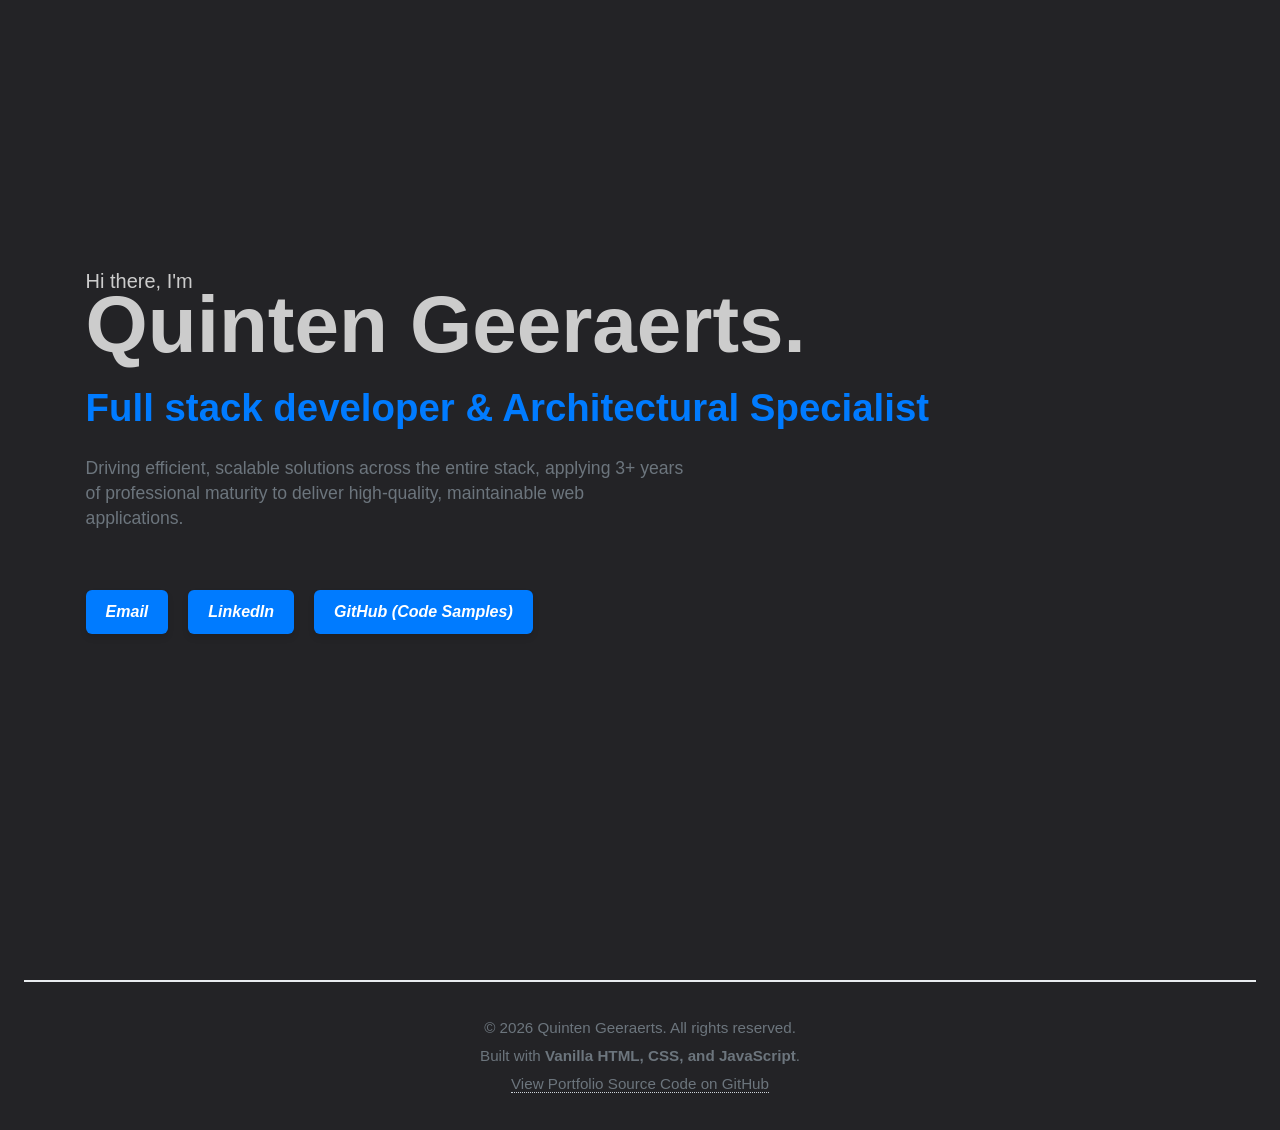
<file: index.html>
<!DOCTYPE html>
<html lang="en">

<head>
  <meta charset="UTF-8">
  <meta name="viewport" content="width=device-width, initial-scale=1.0">
  <title>Sample HTML Page</title>
  <link rel="stylesheet" href="./style/reset.css">
  <link rel="stylesheet" href="./style/style.css">
</head>

<body class="homepage-container">
  <header class="header">
    <section class="header__content">
      <p class="header__greeting"> Hi there, I'm</p>
      <h1 class="header__title">Quinten Geeraerts.</h1>

      <p class="header__tagline">Full stack developer & Architectural Specialist</p>

      <p class="header__summary">Driving efficient, scalable solutions across the entire stack, applying 3+ years of
        professional maturity to deliver high-quality, maintainable web applications.</p>

      <address class="header__contact">
        <a href="mailto:your.email@example.com" class="header__link header__link--email">Email</a>
        <a href="https://linkedin.com/in/yourprofile" target="_blank"
          class="header__link header__link--linkedin">LinkedIn</a>
        <a href="https://github.com/YourUsername/UE5-CPP-Systems" target="_blank"
          class="header__link header__link--github">GitHub (Code Samples)</a>
      </address>
    </section>
  </header>
  <main>
  </main>
  <footer class="footer">
    <section class="container">
      <p class="footer__copy">&copy; 2026 Quinten Geeraerts. All rights reserved.</p>

      <p class="footer__build-info">Built with <strong>Vanilla HTML, CSS, and JavaScript</strong>.</p>

      <p class="footer__source">
        <a href="https://github.com/Ares328/UE5-CPP-Systems-Portfolio" target="_blank" class="footer__link">View
          Portfolio Source Code on GitHub</a>
      </p>
    </section>
  </footer>
</body>

<script src="index.js"></script>

</html>
</file>
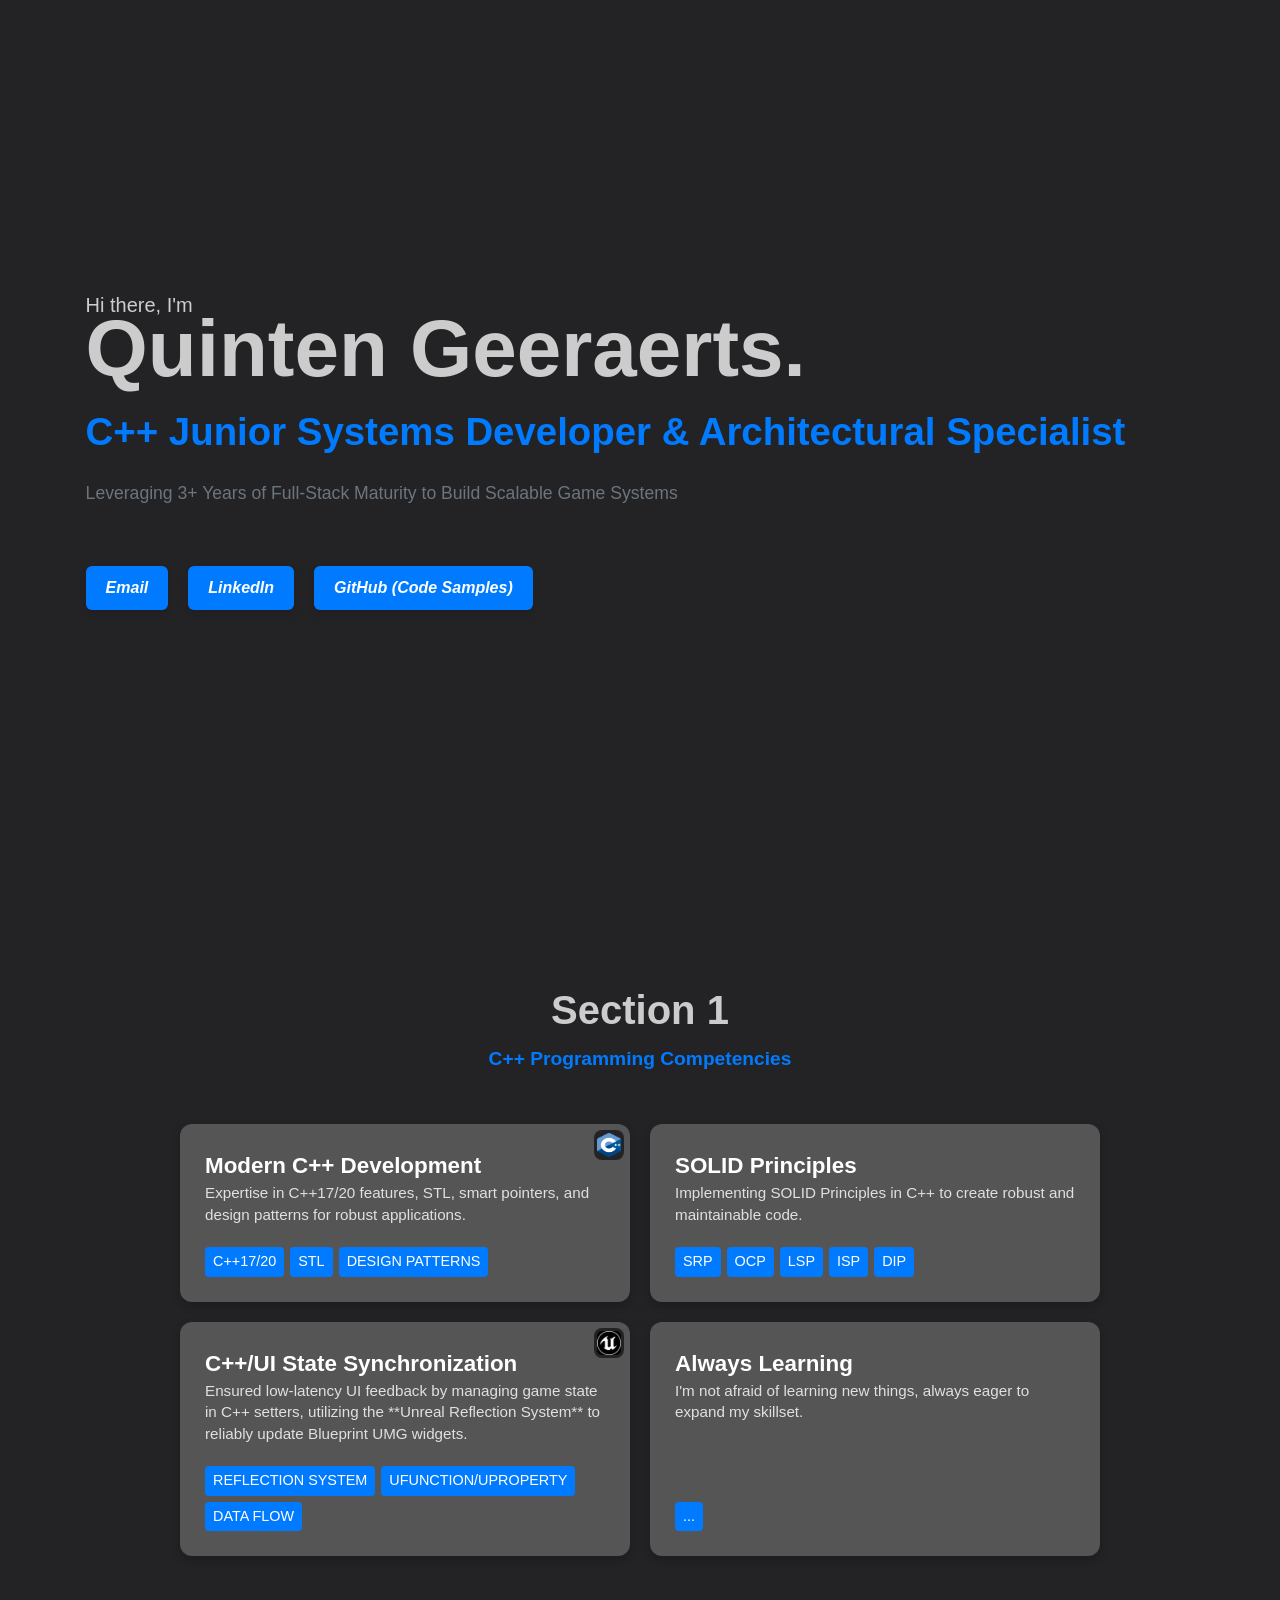
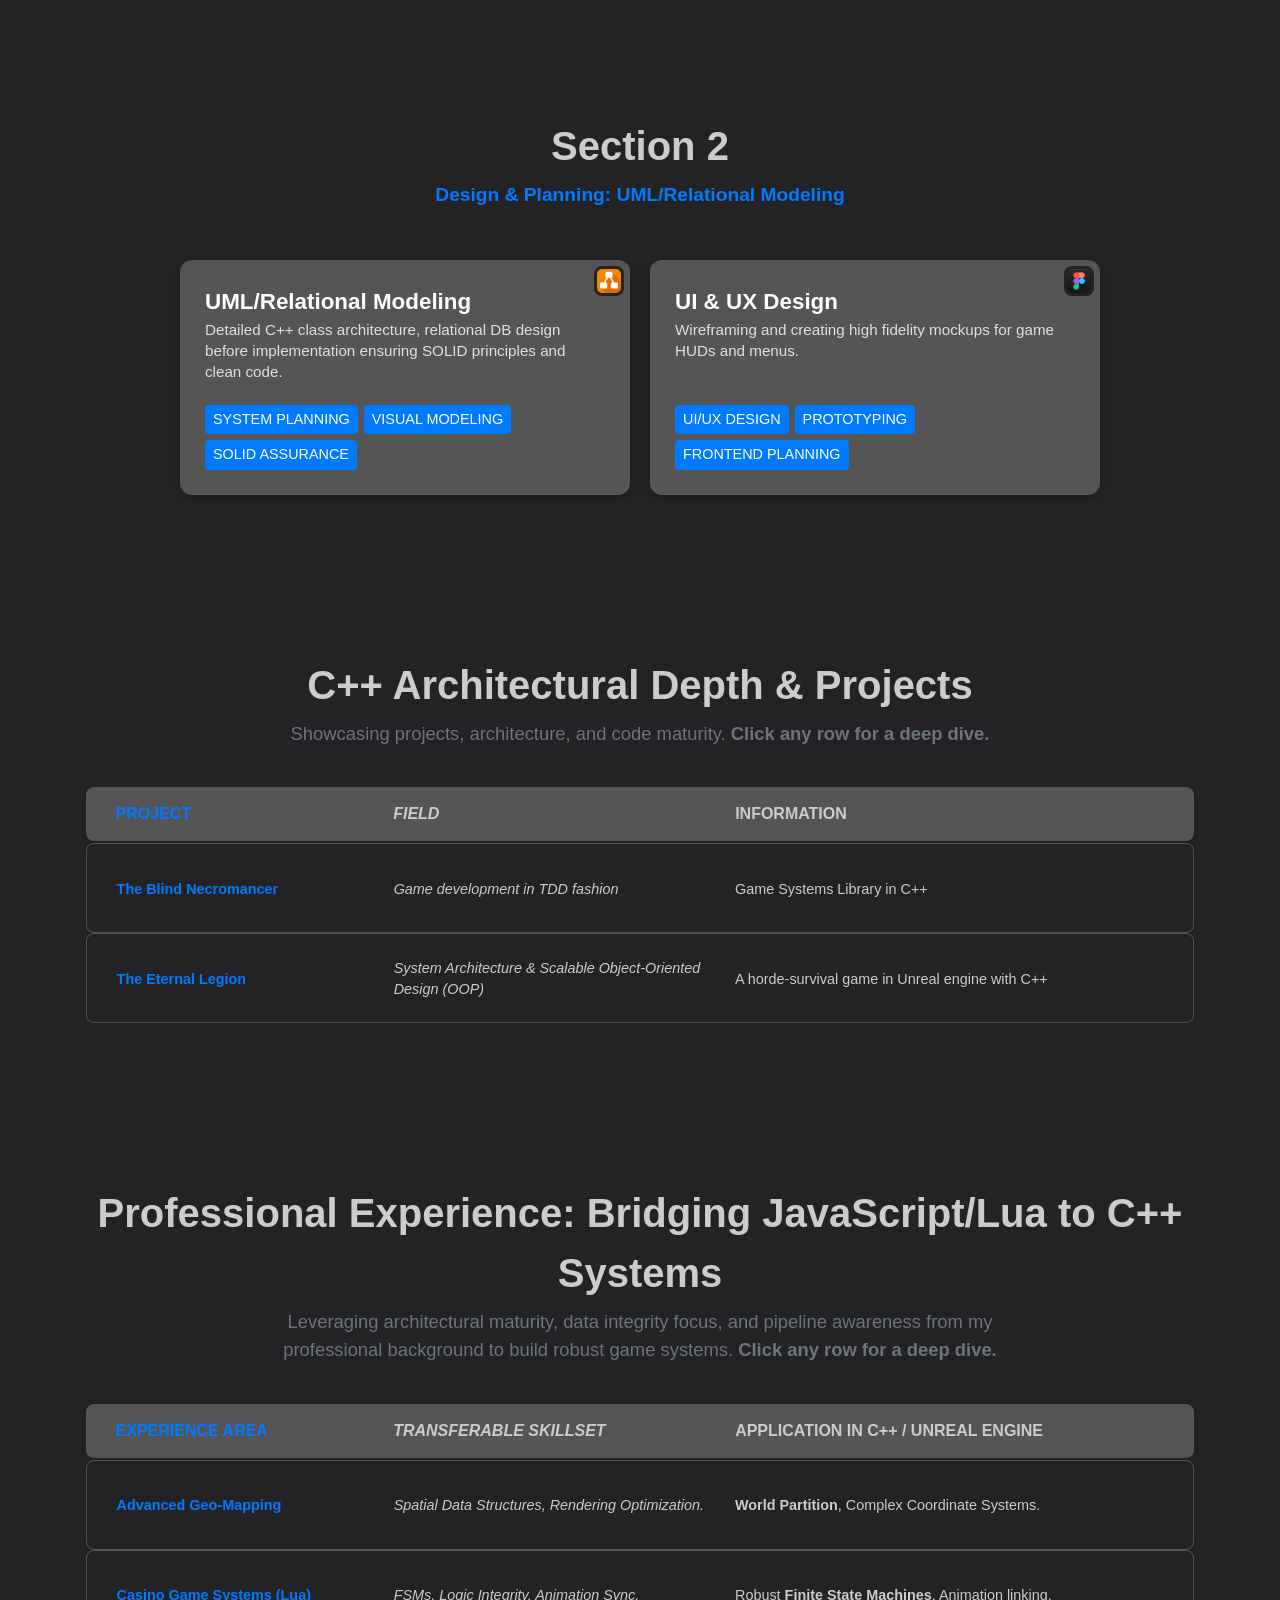
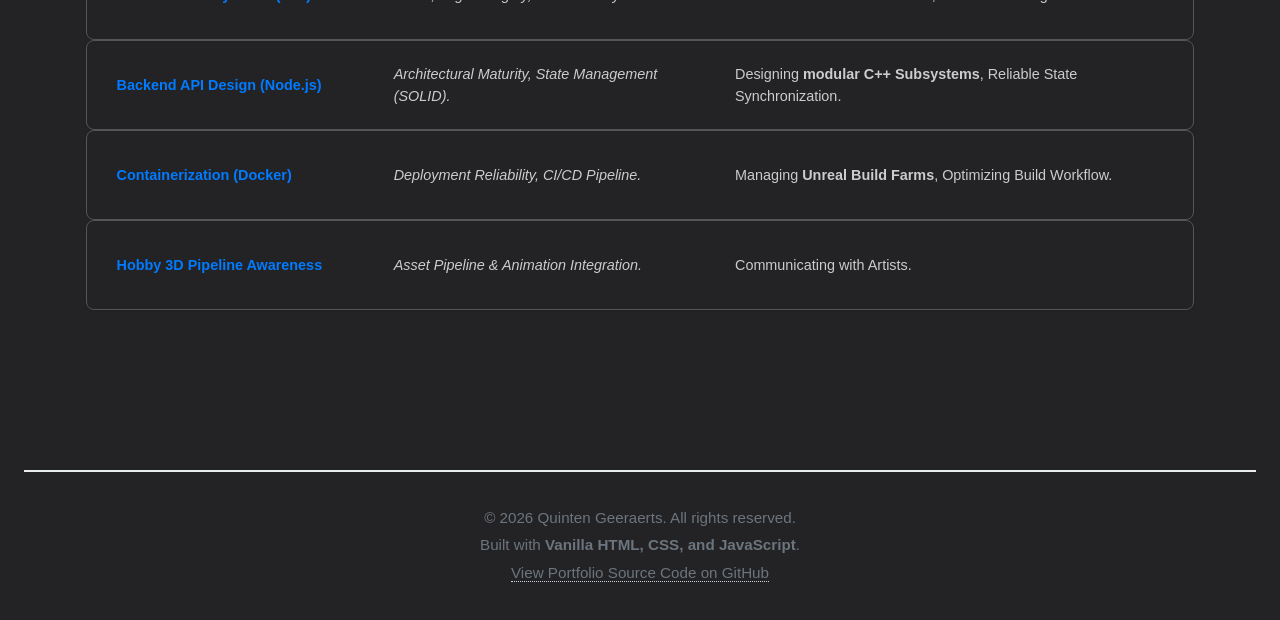
<file: cpp.html>
<!DOCTYPE html>
<html lang="en">

<head>
  <meta charset="UTF-8">
  <meta name="viewport" content="width=device-width, initial-scale=1.0">
  <title>C++ Systems Developer</title>
  <link rel="stylesheet" href="./style/reset.css">
  <link rel="stylesheet" href="./style/style.css">
</head>

<body class="homepage-container">
  <header class="header">
    <section class="header__content">
      <p class="header__greeting"> Hi there, I'm</p>
      <h1 class="header__title">Quinten Geeraerts.</h1>

      <p class="header__tagline">C++ Junior Systems Developer & Architectural Specialist</p>

      <p class="header__summary">Leveraging 3+ Years of Full-Stack Maturity to Build Scalable Game Systems</p>

      <address class="header__contact">
        <a href="mailto:quintengeeraerts.sd@gmail.com" class="header__link header__link--email">Email</a>
        <a href="https://linkedin.com/in/quinten-geeraerts-920373225" target="_blank"
          class="header__link header__link--linkedin">LinkedIn</a>
        <a href="https://github.com/Ares328" target="_blank" class="header__link header__link--github">GitHub (Code
          Samples)</a>
      </address>
    </section>
  </header>
  <main>
    <section class="concepts concepts--code">
      <section-header>
        <h2>Section 1</h2>
        <p>C++ Programming Competencies</p>
      </section-header>
      <section>
        <article class="concepts__card concept__card--code">
          <img class="concepts__card-img" id="cpp-logo" src="./img/logo/cpp.png" />
          <div class="concepts__card__info">
            <div>
              <h3>Modern C++ Development</h3>
              <p>Expertise in C++17/20 features, STL, smart pointers, and design patterns for robust applications.</p>
            </div>
            <div class="concepts__card__tags">
              <span class="tag">C++17/20</span>
              <span class="tag">STL</span>
              <span class="tag">Design Patterns</span>
            </div>
          </div>
        </article>
        <article class="concepts__card concept__card--code">
          <div class="concepts__card__info">
            <div>
              <h3>SOLID Principles</h3>
              <p>Implementing SOLID Principles in C++ to create robust and maintainable code.</p>
            </div>
            <div class="concepts__card__tags">
              <span class="tag">SRP</span>
              <span class="tag">OCP</span>
              <span class="tag">LSP</span>
              <span class="tag">ISP</span>
              <span class="tag">DIP</span>
            </div>
          </div>
        </article>
        <article class="concepts__card concept__card--code">
          <img class="concepts__card-img" id="unreal-logo" src="./img/logo/unreal.png" />
          <div class="concepts__card__info">
            <div>
              <h3>C++/UI State Synchronization</h3>
              <p>Ensured low-latency UI feedback by managing game state in C++
                setters, utilizing the **Unreal Reflection System** to reliably update Blueprint UMG widgets.</p>
            </div>

            <div class="concepts__card__tags">
              <span class="tag">Reflection System</span>
              <span class="tag">UFUNCTION/UPROPERTY</span>
              <span class="tag">Data Flow</span>
            </div>
        </article>
        <article class="concepts__card concept__card--code">
          <div class="concepts__card__info">
            <div>
              <h3>Always Learning</h3>
              <p>I'm not afraid of learning new things, always eager to expand my skillset.</p>
            </div>

            <div class="concepts__card__tags">
              <span class="tag">...</span>
            </div>
        </article>
      </section>

    </section>
    <section class="concepts concepts--design">
      <section-header>
        <h2>Section 2</h2>
        <p>Design & Planning: UML/Relational Modeling</p>
      </section-header>
      <section class="concepts__body">
        <article class="concepts__card concept__card--design">
          <img class="concepts__card-img" id="drawio-logo" src="./img/logo/drawio.png" />
          <div class="concepts__card__info">
            <div>
              <h3>UML/Relational Modeling</h3>
              <p>Detailed C++ class architecture, relational DB design before implementation ensuring SOLID principles
                and clean code.</p>
            </div>
            <div class="concepts__card__tags">
              <span class="tag">System Planning</span>
              <span class="tag">Visual Modeling</span>
              <span class="tag">SOLID Assurance</span>
            </div>
          </div>
        </article>
        <article class="concepts__card concept__card--design">
          <img class="concepts__card-img" id="figma-logo" src="./img/logo/figma.png" />
          <div class="concepts__card__info">
            <div class="concept__card__info-group">
              <h3>UI & UX Design</h3>
              <p>Wireframing and creating high fidelity mockups for game HUDs and menus.</p>
            </div>
            <div class="concepts__card__tags">
              <span class="tag">UI/UX Design</span>
              <span class="tag">Prototyping</span>
              <span class="tag">Frontend Planning</span>
            </div>
          </div>
        </article>
      </section>
    </section>

    <section class="professional-breadth">
      <h2 class="concepts__heading">C++ Architectural Depth & Projects</h2>
      <p class="concepts__summary">Showcasing projects, architecture, and code maturity. <strong>Click any row for a
          deep dive.</strong></p>

      <div class="transfer-grid__header">
        <div class="transfer__item__col transfer__item__col--area">Project</div>
        <div class="transfer__item__col transfer__item__col--skill">Field</div>
        <div class="transfer__item__col transfer__item__col--app">Information</div>
      </div>

      <section class="transfer-grid">
        <article class="flip__card transfer__item">
          <div class="flip__card-inner">
            <div class="flip__card-front">
              <div class="transfer__item__col transfer__item__col--area">The Blind Necromancer</div>
              <div class="transfer__item__col transfer__item__col--skill">Game development in TDD fashion</div>
              <div class="transfer__item__col transfer__item__col--app">Game Systems Library in C++</div>
            </div>
            <div class="flip__card-back">
              <h4 class="transfer__item__heading">You wander blindly through a mystery world.</h4>
              <div class="transfer__item__detail-wrapper">
                <div class="transfer__item__text">
                  <p class="transfer__item__detail">
                    The Blind Necromancer is a C++ library designed to explore the intersection of game development and
                    rigorous Test-Driven Development (TDD). By stripping away the visual layer, I shifted the entire
                    focus to core systems and architectural integrity.
                  </p>
                  <p class="transfer__item__detail">
                    This constraint allowed me to prioritize clean, modular C++ and ensure that every mechanic is backed
                    by a robust test suite. The project serves as a sandbox for refining software engineering
                    principles—catching bugs at the design phase and building a codebase that is as maintainable as it
                    is performant.
                  </p>
                  <p class="transfer__item__detail">
                    Please do give it a try and let me know what you think!
                  </p>
                  <div class="transfer__item__actions">
                    <a href="https://github.com/Ares328/The-Blind-Necromancer" target="_blank"
                      class="btn btn--small view-code-link">
                      View Code Sample
                    </a>
                    <span class="action-separator">but why leave?</span>
                    <a href="#" class="btn btn--small expand-iframe-toggle" id="game-button-demo">
                      Play Demo Here!
                    </a>
                    <span class="status-badge">Project active: 2026 – present</span>
                  </div>
                </div>
                <div class="transfer__item__visual-proof">
                  <div class="iframe-container">
                    <div class="terminal">
                      <div class="terminal-output" id="output"></div>
                      <div class="terminal-input-line">
                        <span class="prompt">></span>
                        <input type="text" id="command-input" autofocus>
                      </div>
                    </div>
                  </div>
                </div>
              </div>

            </div>
          </div>
        </article>
        <article class="flip__card transfer__item">
          <div class="flip__card-inner">
            <div class="flip__card-front">
              <div class="transfer__item__col transfer__item__col--area">The Eternal Legion</div>
              <div class="transfer__item__col transfer__item__col--skill">System Architecture & Scalable Object-Oriented
                Design (OOP)</div>
              <div class="transfer__item__col transfer__item__col--app">A horde-survival game in Unreal engine with C++
              </div>
            </div>
            <div class="flip__card-back">
              <h4 class="transfer__item__heading">Necromancy Wave game</h4>
              <div class="transfer__item__detail-wrapper">
                <div class="transfer__item__text">
                  <p class="transfer__item__detail">
                    This is very much a work-in-progress, concept game where I focus on building scalable C++ systems
                    around
                    object-oriented design (OOP) and game architecture.
                  </p>
                  <p class="transfer__item__detail">
                    By structuring gameplay systems around clear, data-driven states (e.g. movement, targeting, AI, and
                    abilities),
                    I can expose just the right parameters and events to the animation layer. This separation of
                    concerns keeps
                    the C++ side focused on authoritative game rules while giving animators clean hooks (tags, notifies,
                    and
                    state enums) to sync motion, VFX, and UI feedback without constantly revisiting core code.
                  </p>
                  <div class="transfer__item__actions">
                    <a href="https://github.com/Ares328/The-Eternal-Legion" target="_blank"
                      class="btn btn--small view-code-link">
                      View Code Sample
                    </a>
                    <a href="#" class="btn btn--small expand-iframe-toggle">
                      Here's a compilation video!
                    </a>
                    <span class="status-badge">Project active: 2026 – present</span>
                  </div>
                </div>
                <div class="transfer__item__visual-proof">
                  <div class="iframe-container">
                    <video class="project-iframe" autoplay loop muted playsinline>
                      <source
                        src="https://my-portfolio-web-assets-2025.s3.eu-north-1.amazonaws.com/EternalLegionConcept.mp4"
                        type="video/mp4">
                      Your browser does not support the video tag.
                    </video>
                  </div>
                </div>
              </div>

            </div>
          </div>
        </article>

      </section>
    </section>


    <section class="professional-breadth">
      <h2 class="concepts__heading">Professional Experience: Bridging JavaScript/Lua to C++ Systems</h2>
      <p class="concepts__summary">Leveraging architectural maturity, data integrity focus, and pipeline awareness from
        my professional background to build robust game systems. <strong>Click any row for a deep dive.</strong></p>

      <div class="transfer-grid__header">
        <div class="transfer__item__col transfer__item__col--area">Experience Area</div>
        <div class="transfer__item__col transfer__item__col--skill">Transferable Skillset</div>
        <div class="transfer__item__col transfer__item__col--app">Application in C++ / Unreal Engine</div>
      </div>

      <section class="transfer-grid">

        <article class="flip__card transfer__item">
          <div class="flip__card-inner">
            <div class="flip__card-front">
              <div class="transfer__item__col transfer__item__col--area"><strong>Advanced Geo-Mapping</strong></div>
              <div class="transfer__item__col transfer__item__col--skill">Spatial Data Structures, Rendering
                Optimization.
              </div>
              <div class="transfer__item__col transfer__item__col--app"><strong>World Partition</strong>, Complex
                Coordinate Systems.</div>
            </div>
            <div class="flip__card-back">
              <h4 class="transfer__item__heading">Deep Dive: Data Optimization & World Partition</h4>
              <div class="transfer__item__detail-wrapper">
                <div class="transfer__item__text">
                  <p class="transfer__item__detail">
                    <strong>Transforming conceptual ideas into high-performance prototypes.</strong>
                    I engineered a global hexagonal grid system where each individual cell features:
                  </p>

                  <ul class="transfer__item__detail">
                    <li><strong>Procedural Cube Coordinates:</strong> Optimized (qrs) logic for pathfinding and spatial
                      visuals.</li>
                    <li><strong>Dynamic Topography:</strong> Heights mapped directly from <strong>real-world elevation
                        data</strong>.</li>
                    <li><strong>Satellite Fidelity:</strong> WorldCover colors synchronized with <strong>global
                        satellite imagery</strong>.</li>
                  </ul>

                  <p class="transfer__item__detail">
                    By leveraging <strong>PostGIS</strong> and a <strong>Martin tile server</strong>, I streamlined the
                    pipeline from GeoJSON to vector tiles—enabling <strong>full-world generation in seconds</strong>.
                  </p>

                  <p class="transfer__item__detail">
                    Geospatial queries? Multiplayer? <strong>I build robust, scalable solutions.</strong> If you have a
                    technical challenge, I’ll get it done.
                  </p>
                  <div class="transfer__item__actions">
                    <a href="https://github.com/Ares328/Hex-IT-Basemap" target="_blank"
                      class="btn btn--small view-code-link">
                      View Code Sample
                    </a>
                    <span class="action-separator">but why leave?</span>
                    <a href="#" class="btn btn--small expand-iframe-toggle">
                      Play Demo Here!
                    </a>
                    <span class="status-badge">Project active: 2025 – present</span>
                  </div>
                </div>
                <div class="transfer__item__visual-proof">
                  <div class="iframe-container">
                    <iframe src="https://hexitlabs.qg-portfolio.be" frameborder="0" allowfullscreen
                      sandbox="allow-scripts allow-same-origin allow-popups allow-forms" class="project-iframe">
                    </iframe>
                  </div>
                </div>
              </div>
            </div>
          </div>
        </article>

        <article class="flip__card transfer__item">
          <div class="flip__card-inner">
            <div class="flip__card-front">
              <div class="transfer__item__col transfer__item__col--area"><strong>Casino Game Systems</strong> (Lua)
              </div>
              <div class="transfer__item__col transfer__item__col--skill">FSMs, Logic Integrity, Animation Sync.</div>
              <div class="transfer__item__col transfer__item__col--app">Robust <strong>Finite State Machines</strong>,
                Animation linking.</div>
            </div>
            <div class="flip__card-back">
              <h4 class="transfer__item__heading">Deep Dive: Finite State Machine (FSM) Design</h4>
              <div class="transfer__item__detail-wrapper">
                <div class="transfer__item__text">
                  <p class="transfer__item__detail">
                    I specialized in designing <strong>rock-solid Finite State Machines (FSMs)</strong> for complex
                    logic
                    (e.g., Poker and Blackjack). The primary focus was <strong>transaction integrity</strong> and
                    <strong>reliable state synchronization</strong> with visual assets.
                  </p>
                  <p class="transfer__item__detail">
                    This proves/helps my competence in building reliable, state-driven <strong>C++ game systems</strong>
                    and
                    creating interfaces. that ensure <strong>game logic and animations</strong> remain perfectly in
                    sync,
                    enhancing player experience.
                  </p>
                  <p class="transfer__item__detail">Horizontally scaled for hundreds of game
                    tables!</p>
                  <div class="transfer__item__actions">
                    <p class="disclaimer">Due to roblox restrictions, this project development was stopped. <a
                        href="https://my-portfolio-3d-assets-2025.s3.eu-north-1.amazonaws.com/SculptedChar.glb">Roblox
                        game</a>
                    </p>
                    <a href="#" class="btn btn--small expand-iframe-toggle">
                      Here's a compilation video!
                    </a>
                    <span class="status-badge">Project active: 2023 – 2024</span>
                  </div>
                </div>
                <div class="transfer__item__visual-proof">
                  <div class="iframe-container">
                    <video class="project-iframe" autoplay loop muted playsinline>
                      <source src="https://my-portfolio-web-assets-2025.s3.eu-north-1.amazonaws.com/roblox+casino.mp4"
                        type="video/mp4">
                      Your browser does not support the video tag.
                    </video>
                  </div>
                </div>
              </div>
            </div>

          </div>
          </div>
        </article>

        <article class="flip__card transfer__item">
          <div class="flip__card-inner">
            <div class="flip__card-front">
              <div class="transfer__item__col transfer__item__col--area">Backend API Design (Node.js)</div>
              <div class="transfer__item__col transfer__item__col--skill">Architectural Maturity, State Management
                (SOLID).</div>
              <div class="transfer__item__col transfer__item__col--app">Designing <strong>modular C++
                  Subsystems</strong>,
                Reliable State Synchronization.</div>
            </div>
            <div class="flip__card-back">
              <h4 class="transfer__item__heading">Deep Dive: Architectural Maturity & Subsystems</h4>
              <p class="transfer__item__detail">
                Three years of professional experience designing scalable, <strong>modular APIs</strong> using Node.js
                instilled a firm commitment to clean interfaces, <strong>SOLID principles</strong>, and dependency
                management.
              </p>
              <p class="transfer__item__detail">
                This maturity is critical for game development, directly informing the architecture of clean C++
                <strong>Engine Subsystems</strong> that are loosely coupled, unit-testable, and maintainable. I build
                systems that scale, not just features that work!
              </p>
            </div>
          </div>
        </article>

        <article class="flip__card transfer__item">
          <div class="flip__card-inner">
            <div class="flip__card-front">
              <div class="transfer__item__col transfer__item__col--area">Containerization (Docker)</div>
              <div class="transfer__item__col transfer__item__col--skill">Deployment Reliability, CI/CD Pipeline.</div>
              <div class="transfer__item__col transfer__item__col--app">Managing <strong>Unreal Build Farms</strong>,
                Optimizing Build Workflow.</div>
            </div>
            <div class="flip__card-back">
              <h4 class="transfer__item__heading">Deep Dive: Build Reliability & CI/CD</h4>
              <p class="transfer__item__detail">
                My proficiency with <strong>Docker</strong> and deployment pipelines (CI/CD) ensures I understand how to
                create <strong>standardized, reproducible environments</strong>.
              </p>
              <p class="transfer__item__detail">
                The ability to manage complex toolchains and dependencies directly translates to optimizing Continuous
                Integration/Deployment (CI/CD) pipelines in a C++ environment, meaning fewer "works on my machine" bugs.
              </p>
            </div>
          </div>
        </article>

        <article class="flip__card transfer__item">
          <div class="flip__card-inner">
            <div class="flip__card-front">
              <div class="transfer__item__col transfer__item__col--area">Hobby 3D Pipeline Awareness</div>
              <div class="transfer__item__col transfer__item__col--skill">Asset Pipeline & Animation Integration.</div>
              <div class="transfer__item__col transfer__item__col--app">Communicating with Artists.</div>
            </div>
            <div class="flip__card-back">
              <h4 class="transfer__item__heading">Deep Dive: Artist-Programmer Collaboration</h4>
              <div class="transfer__item__detail-wrapper">
                <div class="transfer__item__text">
                  <p class="transfer__item__detail">
                    Beyond code, my hobby knowledge (Sculpting, Retopology, Animation) provides an understanding of
                    <strong>asset constraints</strong> and the artist's workflow. For smooth collaboration between the
                    programming and art teams.
                  </p>
                  <div class="transfer__item__actions">
                    <p class="disclaimer">All my assets are on s3: <a
                        href="https://my-portfolio-3d-assets-2025.s3.eu-north-1.amazonaws.com/SculptedChar.glb">3D
                        sculpt</a>
                    </p>
                    <a href="#" class="btn btn--small expand-iframe-toggle">
                      Here's a compilation video!
                    </a>
                    <span class="status-badge">Project active: 2024 – present</span>
                  </div>
                </div>
                <div class="transfer__item__visual-proof">
                  <div class="iframe-container">
                    <video class="project-iframe" autoplay loop muted playsinline>
                      <source src="https://my-portfolio-web-assets-2025.s3.eu-north-1.amazonaws.com/Sculpt.mp4"
                        type="video/mp4">
                      Your browser does not support the video tag.
                    </video>
                  </div>
                </div>
              </div>

            </div>
          </div>
        </article>
      </section>
    </section>
  </main>
  <footer class="footer">
    <section class="container">
      <p class="footer__copy">&copy; 2026 Quinten Geeraerts. All rights reserved.</p>

      <p class="footer__build-info">Built with <strong>Vanilla HTML, CSS, and JavaScript</strong>.</p>

      <p class="footer__source">
        <a href="https://github.com/Ares328/UE5-CPP-Systems-Portfolio" target="_blank" class="footer__link">View
          Portfolio Source Code on GitHub</a>
      </p>
    </section>
  </footer>
</body>

<script src="index.js"></script>
<script src="cppGame.js"></script>

</html>
</file>
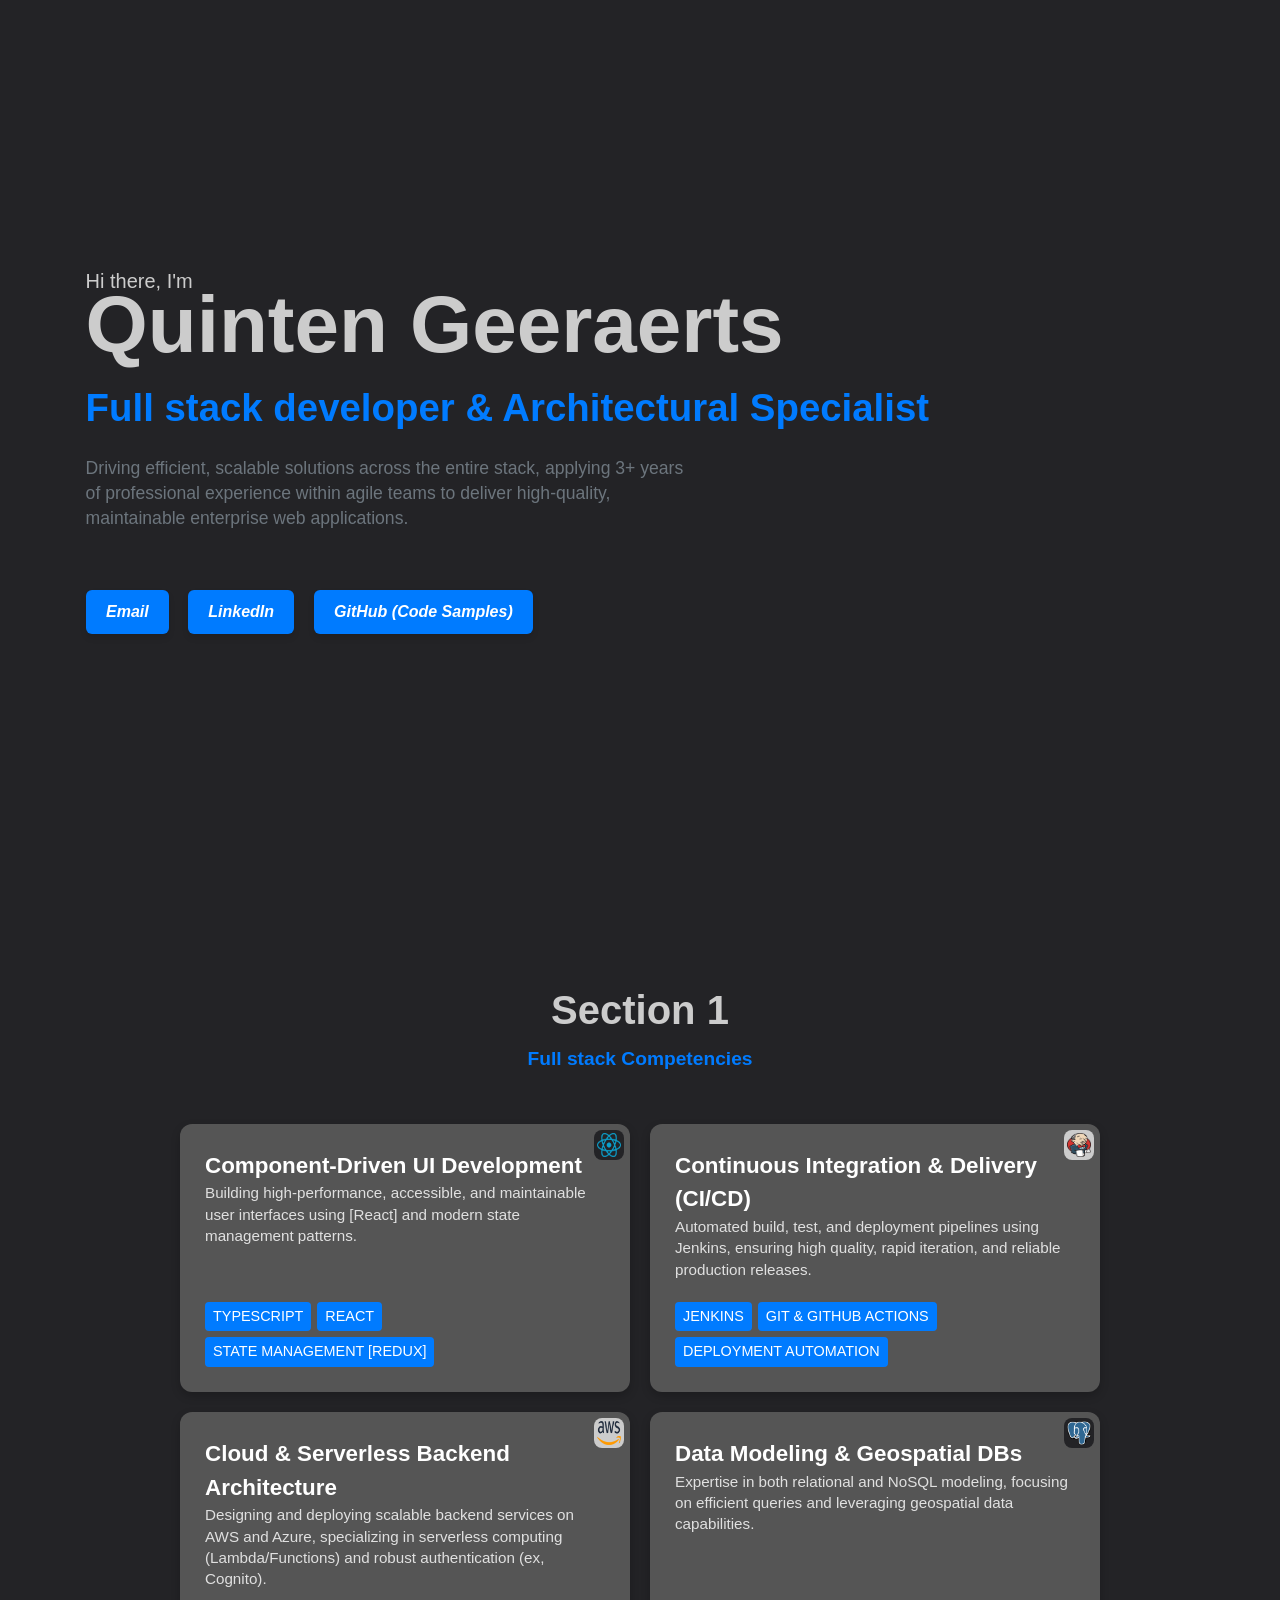
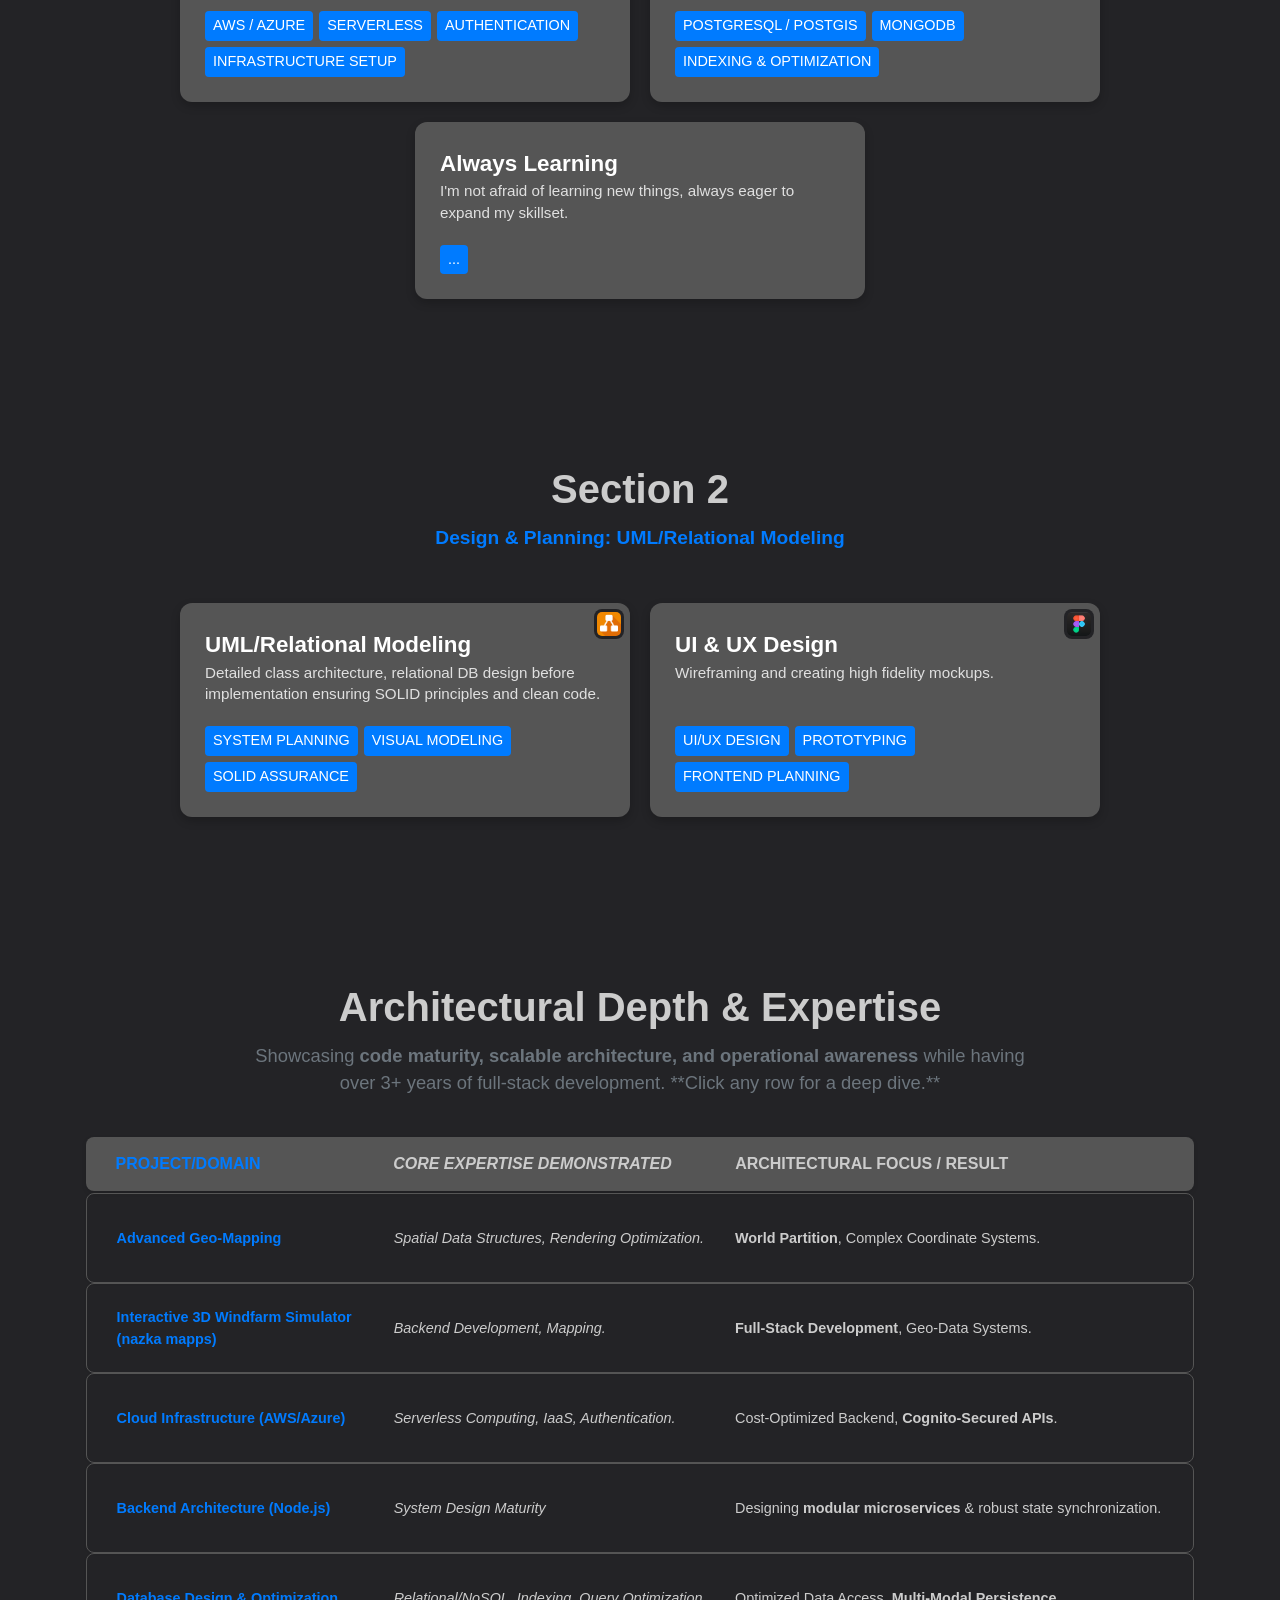
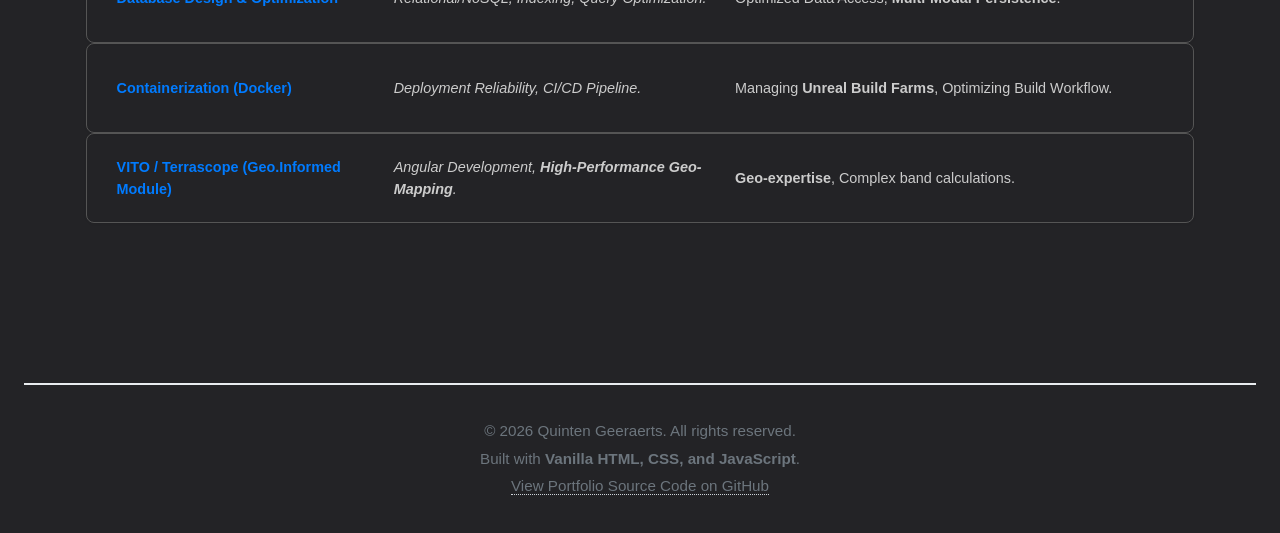
<file: fullstack.html>
<!DOCTYPE html>
<html lang="en">

<head>
  <meta charset="UTF-8">
  <meta name="viewport" content="width=device-width, initial-scale=1.0">
  <title>Full stack developer</title>
  <link rel="stylesheet" href="./style/reset.css">
  <link rel="stylesheet" href="./style/style.css">
</head>

<body class="homepage-container">
  <header class="header">
    <section class="header__content">
      <p class="header__greeting"> Hi there, I'm</p>
      <h1 class="header__title">Quinten Geeraerts</h1>

      <p class="header__tagline">Full stack developer & Architectural Specialist</p>

      <p class="header__summary">Driving efficient, scalable solutions across the entire stack, applying 3+ years of
        professional experience within agile teams to deliver high-quality, maintainable enterprise web applications.
      </p>

      <address class="header__contact">
        <a href="mailto:quintengeeraerts.sd@gmail.com" class="header__link header__link--email">Email</a>
        <a href="https://linkedin.com/in/quinten-geeraerts-920373225" target="_blank"
          class="header__link header__link--linkedin">LinkedIn</a>
        <a href="https://github.com/Ares328" target="_blank" class="header__link header__link--github">GitHub (Code
          Samples)</a>
      </address>
    </section>
  </header>
  <main>
    <section class="concepts concepts--code">
      <section-header>
        <h2>Section 1</h2>
        <p>Full stack Competencies</p>
      </section-header>
      <section>
        <article class="concepts__card concept__card--code">
          <img class="concepts__card-img" id="react-logo" src="./img/logo/react.png" />
          <div class="concepts__card__info">
            <div>
              <h3>Component-Driven UI Development</h3>
              <p>Building high-performance, accessible, and maintainable user interfaces using [React] and modern
                state management patterns.</p>
            </div>
            <div class="concepts__card__tags">
              <span class="tag">TypeScript</span>
              <span class="tag">React</span>
              <span class="tag">State Management [Redux]</span>
            </div>
          </div>
        </article>
        <article class="concepts__card concept__card--code">
          <img class="concepts__card-img" id="jenkins-logo" src="./img/logo/jenkins.png" />
          <div class="concepts__card__info">
            <div>
              <h3>Continuous Integration & Delivery (CI/CD)</h3>
              <p>Automated build, test, and deployment pipelines using Jenkins, ensuring high quality, rapid
                iteration, and reliable production releases.</p>
            </div>
            <div class="concepts__card__tags">
              <span class="tag">Jenkins</span>
              <span class="tag">Git & GitHub Actions</span>
              <span class="tag">Deployment Automation</span>
            </div>
          </div>
        </article>
        <article class="concepts__card concept__card--code">
          <img class="concepts__card-img" id="aws-logo" src="./img/logo/aws.png" />
          <div class="concepts__card__info">
            <div>
              <h3>Cloud & Serverless Backend Architecture</h3>
              <p>Designing and deploying scalable backend services on AWS and Azure, specializing in serverless
                computing (Lambda/Functions) and robust authentication (ex, Cognito).</p>
            </div>
            <div class="concepts__card__tags">
              <span class="tag">AWS / Azure</span>
              <span class="tag">Serverless</span>
              <span class="tag">Authentication</span>
              <span class="tag">Infrastructure Setup</span>
            </div>
          </div>
        </article>
        <article class="concepts__card concept__card--code">
          <img class="concepts__card-img" id="db-logo" src="./img/logo/db.png" />
          <div class="concepts__card__info">
            <div>
              <h3>Data Modeling & Geospatial DBs</h3>
              <p>Expertise in both relational and NoSQL modeling, focusing on
                efficient queries and leveraging geospatial data capabilities.</p>
            </div>
            <div class="concepts__card__tags">
              <span class="tag">PostgreSQL / PostGIS</span>
              <span class="tag">MongoDB</span>
              <span class="tag">Indexing & Optimization</span>
            </div>
          </div>
        </article>
        <article class="concepts__card concept__card--code">
          <div class="concepts__card__info">
            <div>
              <h3>Always Learning</h3>
              <p>I'm not afraid of learning new things, always eager to expand my skillset.</p>
            </div>

            <div class="concepts__card__tags">
              <span class="tag">...</span>
            </div>
        </article>
      </section>

    </section>
    <section class="concepts concepts--design">
      <section-header>
        <h2>Section 2</h2>
        <p>Design & Planning: UML/Relational Modeling</p>
      </section-header>
      <section class="concepts__body">
        <article class="concepts__card concept__card--design">
          <img class="concepts__card-img" id="drawio-logo" src="./img/logo/drawio.png" />
          <div class="concepts__card__info">
            <div>
              <h3>UML/Relational Modeling</h3>
              <p>Detailed class architecture, relational DB design before implementation ensuring SOLID principles
                and clean code.</p>
            </div>
            <div class="concepts__card__tags">
              <span class="tag">System Planning</span>
              <span class="tag">Visual Modeling</span>
              <span class="tag">SOLID Assurance</span>
            </div>
          </div>
        </article>
        <article class="concepts__card concept__card--design">
          <img class="concepts__card-img" id="figma-logo" src="./img/logo/figma.png" />
          <div class="concepts__card__info">
            <div class="concept__card__info-group">
              <h3>UI & UX Design</h3>
              <p>Wireframing and creating high fidelity mockups.</p>
            </div>
            <div class="concepts__card__tags">
              <span class="tag">UI/UX Design</span>
              <span class="tag">Prototyping</span>
              <span class="tag">Frontend Planning</span>
            </div>
          </div>
        </article>
      </section>
    </section>

    <section class="professional-breadth">
      <h2 class="concepts__heading">Architectural Depth & Expertise</h2>
      <p class="concepts__summary">
        Showcasing <strong>code maturity, scalable architecture, and operational awareness</strong>
        while having over 3+
        years of full-stack development. **Click any row for a deep dive.**
      </p>

      <div class="transfer-grid__header">
        <div class="transfer__item__col transfer__item__col--area">Project/Domain</div>
        <div class="transfer__item__col transfer__item__col--skill">Core Expertise Demonstrated</div>
        <div class="transfer__item__col transfer__item__col--app">Architectural Focus / Result</div>
      </div>

      <section class="transfer-grid">

        <article class="flip__card transfer__item">
          <div class="flip__card-inner">
            <div class="flip__card-front">
              <div class="transfer__item__col transfer__item__col--area"><strong>Advanced Geo-Mapping</strong></div>
              <div class="transfer__item__col transfer__item__col--skill">Spatial Data Structures, Rendering
                Optimization.
              </div>
              <div class="transfer__item__col transfer__item__col--app"><strong>World Partition</strong>, Complex
                Coordinate Systems.</div>
            </div>
            <div class="flip__card-back">
              <h4 class="transfer__item__heading">Deep Dive: Data Optimization & World Partition</h4>
              <div class="transfer__item__detail-wrapper">
                <div class="transfer__item__text">
                  <p class="transfer__item__detail">
                    <strong>Transforming conceptual ideas into high-performance prototypes.</strong>
                    I engineered a global hexagonal grid system where each individual cell features:
                  </p>

                  <ul class="transfer__item__detail">
                    <li><strong>Procedural Cube Coordinates:</strong> Optimized (qrs) logic for pathfinding and spatial
                      visuals.</li>
                    <li><strong>Dynamic Topography:</strong> Heights mapped directly from <strong>real-world elevation
                        data</strong>.</li>
                    <li><strong>Satellite Fidelity:</strong> WorldCover colors synchronized with <strong>global
                        satellite imagery</strong>.</li>
                  </ul>

                  <p class="transfer__item__detail">
                    By leveraging <strong>PostGIS</strong> and a <strong>Martin tile server</strong>, I streamlined the
                    pipeline from GeoJSON to vector tiles—enabling <strong>full-world generation in seconds</strong>.
                  </p>

                  <p class="transfer__item__detail">
                    Geospatial queries? Multiplayer? <strong>I build robust, scalable solutions.</strong> If you have a
                    technical challenge, I’ll get it done.
                  </p>
                  <div class="transfer__item__actions">
                    <a href="https://github.com/Ares328/Hex-IT-Basemap" target="_blank"
                      class="btn btn--small view-code-link">
                      View Code Sample
                    </a>
                    <span class="action-separator">but why leave?</span>
                    <a href="#" class="btn btn--small expand-iframe-toggle">
                      Play Demo Here!
                    </a>
                    <span class="status-badge">Project active: 2025 – present</span>
                  </div>
                </div>
                <div class="transfer__item__visual-proof">
                  <div class="iframe-container">
                    <iframe src="https://hexitlabs.qg-portfolio.be" frameborder="0" allowfullscreen
                      sandbox="allow-scripts allow-same-origin allow-popups allow-forms" class="project-iframe">
                    </iframe>
                  </div>
                </div>
              </div>
            </div>
          </div>
        </article>

        <article class="flip__card transfer__item">
          <div class="flip__card-inner">
            <div class="flip__card-front">
              <div class="transfer__item__col transfer__item__col--area"><strong>Interactive 3D Windfarm
                  Simulator</strong> (nazka mapps)</div>
              <div class="transfer__item__col transfer__item__col--skill">Backend Development, Mapping.
              </div>
              <div class="transfer__item__col transfer__item__col--app"><strong>Full-Stack Development</strong>,
                Geo-Data Systems.</div>
            </div>
            <div class="flip__card-back">
              <h4 class="transfer__item__heading">Deep Dive: Map Layer Integration & React development
              </h4>
              <div class="transfer__item__detail-wrapper">
                <div class="transfer__item__text">
                  <p class="transfer__item__detail">
                    My primary focus was bridging the gap between <strong>complex backend architecture and intuitive
                      frontend logic</strong>. I developed the systems required to handle:
                  </p>

                  <ul class="transfer__item__detail">
                    <li><strong>Animated 3D Assets:</strong> Integrated 3D wind turbine models with precise
                      geographic placement.</li>
                    <li><strong>Dynamic Layer Management:</strong> Created a system for <strong>multiple concurrent
                        map layers</strong>, each with its own reactive, data-driven legend.</li>
                    <li><strong>Data Synchronization:</strong> Ensured seamless communication between the backend and
                      the map interface for saving and loading data.
                    </li>
                  </ul>

                  <p class="transfer__item__detail">
                    By optimizing how <strong>spatial data</strong> is served and rendered, I created a tool that makes
                    complex wind energy data accessible and visually engaging.
                  </p>
                  <div class="transfer__item__actions">
                    <span>Proprietary data, no open source code sample available.</span>
                    <a href="#" class="btn btn--small expand-iframe-toggle">
                      Play Demo Here!
                    </a>
                    <span class="status-badge">Project active: 2025 – present</span>
                  </div>
                </div>
                <div class="transfer__item__visual-proof">
                  <div class="iframe-container">
                    <iframe src="https://map.wimby.eu/windfarm/693bc3418d50bd546eb5cd52" frameborder="0" allowfullscreen
                      sandbox="allow-scripts allow-same-origin allow-popups allow-forms" class="project-iframe">
                    </iframe>
                  </div>
                </div>
              </div>
            </div>
          </div>
        </article>

        <article class="flip__card transfer__item">
          <div class="flip__card-inner">
            <div class="flip__card-front">
              <div class="transfer__item__col transfer__item__col--area">Cloud Infrastructure (AWS/Azure)</div>
              <div class="transfer__item__col transfer__item__col--skill">Serverless Computing, IaaS, Authentication.
              </div>
              <div class="transfer__item__col transfer__item__col--app">Cost-Optimized Backend, <strong>Cognito-Secured
                  APIs</strong>.</div>
            </div>
            <div class="flip__card-back">
              <h4 class="transfer__item__heading">Deep Dive: Serverless & Cloud Resilience</h4>
              <p class="transfer__item__detail">
                I architect and deploy <strong>cost-optimized serverless solutions</strong> across AWS and Azure. By
                leveraging <strong>Infrastructure as Code (IaC)</strong>, I ensure environments are reproducible,
                version-controlled, and highly scalable.
              </p>

              <ul class="transfer__item__detail">
                <li><strong>Serverless Compute:</strong> Utilizing <strong>AWS Lambda</strong> and <strong>API
                    Gateway</strong> to build event-driven, auto-scaling backends.</li>
                <li><strong>Cloud Storage:</strong> Implementing <strong>S3</strong> for durable, high-availability data
                  storage.</li>
                <li><strong>Secure Identity:</strong> Managing user lifecycles with <strong>AWS Cognito</strong>,
                  implementing robust <strong>OAuth2 / OpenID Connect</strong> flows and Role-Based Access Control
                  (RBAC).</li>
              </ul>

              <p class="transfer__item__detail">
                My focus is on maintaining modern <strong>security and compliance standards</strong> through automated
                deployments and the principle of <strong>least privilege</strong>.
              </p>
            </div>
          </div>
        </article>

        <article class="flip__card transfer__item">
          <div class="flip__card-inner">
            <div class="flip__card-front">
              <div class="transfer__item__col transfer__item__col--area">Backend Architecture (Node.js)</div>
              <div class="transfer__item__col transfer__item__col--skill">System Design Maturity</div>
              <div class="transfer__item__col transfer__item__col--app">Designing <strong>modular microservices</strong>
                & robust state synchronization.</div>
            </div>

            <div class="flip__card-back">
              <h4 class="transfer__item__heading">Deep Dive: Architectural Maturity & Logic</h4>

              <p class="transfer__item__detail">
                Great backend engineering isn't just about making code run; it's about <strong>predictability and
                  resilience</strong>. My professional experience designing scalable, modular APIs using <strong>Node.js
                  and TypeScript</strong> has instilled a firm commitment to clean interfaces, <strong>SOLID
                  principles</strong>, and strict dependency management. I focus on "contract-first" development,
                ensuring that the backend serves as a single, reliable source of truth for the entire application stack.
              </p>



              <p class="transfer__item__detail">
                I prioritize <strong>decoupled subsystems</strong>—logical units that function independently, making the
                codebase easier to test, maintain, and scale. This maturity directly informs how I handle
                <strong>reliable state synchronization</strong> and high-concurrency data flows. By treating every
                service as a modular component, I ensure that as a project grows, it doesn't become a "black box" of
                technical debt.
              </p>

              <p class="transfer__item__detail">
                To guarantee production-grade stability, I design <strong>unit-testable logic</strong> from day one. I
                don’t just build features that work for today; <strong>I architect ecosystems that are built to
                  scale</strong> and evolve alongside changing business requirements. My goal is always the same: 0%
                guesswork, 100% uptime.
              </p>
            </div>
          </div>
        </article>

        <article class="flip__card transfer__item">
          <div class="flip__card-inner">
            <div class="flip__card-front">
              <div class="transfer__item__col transfer__item__col--area">Database Design & Optimization</div>
              <div class="transfer__item__col transfer__item__col--skill">Relational/NoSQL, Indexing, Query
                Optimization.</div>
              <div class="transfer__item__col transfer__item__col--app">Optimized Data Access, <strong>Multi-Modal
                  Persistence</strong>.</div>
            </div>
            <div class="flip__card-back">
              <h4 class="transfer__item__heading">Deep Dive: Data Modeling & Performance</h4>

              <p class="transfer__item__detail">
                I specialize in architecting high-performance data layers, balancing the <strong>strict
                  integrity</strong> of Relational systems with the <strong>horizontal scalability</strong> of NoSQL.
              </p>

              <ul class="transfer__item__detail">
                <li><strong>Relational Excellence:</strong> Advanced schema design in <strong>PostgreSQL</strong>,
                  focusing on normalization, <strong>ACID compliance</strong>, and complex Join optimization.</li>
                <li><strong>NoSQL Agility:</strong> Designing flexible, high-throughput document stores in
                  <strong>MongoDB</strong> utilizing optimized aggregation pipelines.
                </li>
                <li><strong>Performance Engineering:</strong> Prioritizing <strong>Query Plan Analysis
                    (EXPLAIN/ANALYZE)</strong> and strategic indexing to achieve sub-second latency.</li>
              </ul>

              <p class="transfer__item__detail">
                Whether it’s a transactional ERP or a real-time data stream, I ensure the data model is built for
                <strong>integrity, speed, and future-proof scalability.</strong>
              </p>
            </div>
          </div>
        </article>

        <article class="flip__card transfer__item">
          <div class="flip__card-inner">
            <div class="flip__card-front">
              <div class="transfer__item__col transfer__item__col--area">Containerization (Docker)</div>
              <div class="transfer__item__col transfer__item__col--skill">Deployment Reliability, CI/CD Pipeline.</div>
              <div class="transfer__item__col transfer__item__col--app">Managing <strong>Unreal Build Farms</strong>,
                Optimizing Build Workflow.</div>
            </div>
            <div class="flip__card-back">
              <h4 class="transfer__item__heading">Infrastructure: Docker & CI/CD Pipelines</h4>

              <p class="transfer__item__detail">
                I specialize in creating <strong>standardized, reproducible environments</strong> that eliminate the
                "works on my machine" problem. By containerizing applications, I ensure seamless transitions from local
                development to production.
              </p>

              <ul class="transfer__item__detail">
                <li><strong>Docker Orchestration:</strong> Expert in managing multi-container environments and custom
                  networks for microservices.</li>
                <li><strong>Automated Pipelines:</strong> Designing CI/CD workflows that handle automated testing,
                  building, and zero-downtime deployments.</li>
                <li><strong>Cloud Hosting:</strong> This portfolio and some of its live demos are <strong>self-managed
                    on an AWS
                    EC2 instance</strong>, utilizing Docker for high-availability hosting.</li>
              </ul>

              <p class="transfer__item__detail">
                The result is <strong>industrial-grade reliability</strong>: a robust toolchain where dependencies are
                locked, and deployments are just a single command away.
              </p>
            </div>
          </div>
        </article>

        <article class="flip__card transfer__item">
          <div class="flip__card-inner">
            <div class="flip__card-front">
              <div class="transfer__item__col transfer__item__col--area"><strong>VITO /
                  Terrascope</strong> (Geo.Informed Module)</div>
              <div class="transfer__item__col transfer__item__col--skill">Angular Development,
                <strong>High-Performance Geo-Mapping</strong>.
              </div>
              <div class="transfer__item__col transfer__item__col--app"><strong>Geo-expertise</strong>, Complex
                band calculations.</div>
            </div>
            <div class="flip__card-back">
              <h4 class="transfer__item__heading">Deep Dive: Angular Maturity & Satellite Data
                Visualization</h4>
              <div class="transfer__item__detail-wrapper">
                <div class="transfer__item__text">
                  <p class="transfer__item__detail">
                    I contributed to the <strong>VITO Terrascope</strong> platform, specifically engineering the
                    front-end architecture and data visualization logic within the <strong>Geo.Informed</strong> module.
                  </p>

                  <ul class="transfer__item__detail">
                    <li><strong>Angular Component Design:</strong> Developed high-performance components to consume and
                      render <strong>high-volume satellite imagery with different bands</strong>.</li>
                    <li><strong>Advanced State Management:</strong> Optimized state handling to manage complex user
                      interactions and multi-layer overlays without performance lag.</li>
                  </ul>

                  <p class="transfer__item__detail">
                    This role demonstrated my ability to translate <strong>complex data science outputs</strong> into
                    intuitive, functional, and highly responsive <strong>geo-web interfaces</strong>.
                  </p>
                  <div class="transfer__item__actions">
                    <p class="disclaimer">Built on an open-source framework; proprietary module code restricted.</p>
                    <a href="#" class="btn btn--small expand-iframe-toggle">
                      Demo offline, so here's a video!
                    </a>
                    <span class="status-badge">Project active: 2020 – 2024</span>
                  </div>
                </div>
                <div class="transfer__item__visual-proof">
                  <div class="iframe-container">
                    <iframe src="https://my-portfolio-web-assets-2025.s3.eu-north-1.amazonaws.com/geoinformed.mp4"
                      frameborder="0" allowfullscreen sandbox="allow-scripts allow-same-origin allow-popups allow-forms"
                      class="project-iframe">
                    </iframe>
                  </div>
                </div>
              </div>
            </div>
          </div>
        </article>

      </section>
    </section>

  </main>
  <footer class="footer">
    <section class="container">
      <p class="footer__copy">&copy; 2026 Quinten Geeraerts. All rights reserved.</p>

      <p class="footer__build-info">Built with <strong>Vanilla HTML, CSS, and JavaScript</strong>.</p>

      <p class="footer__source">
        <a href="https://github.com/Ares328/UE5-CPP-Systems-Portfolio" target="_blank" class="footer__link">View
          Portfolio Source Code on GitHub</a>
      </p>
    </section>
  </footer>
</body>

<script src="index.js"></script>

</html>
</file>
<file: style/style.css>
:root {
  --primary-color: #007bff;
  --text-color: #ccc;
  --bg-dark-color: #555;
  --bg-light-color: #232326;
  --card-dark-bg: #555;
  --card-light-bg: #ccc;
  --layout-padding: 6px;
}

@keyframes nudge-jump {
  0%, 70%, 100% {
    transform: translateY(0);
  }
  80% {
    transform: translateY(-10px);
  }
  90% {
    transform: translateY(-2px);
  }
}

.homepage-container {
  padding: 0 calc(var(--layout-padding) * 4);
  background-color: var(--bg-light-color);
  font-family: 'Roboto', sans-serif;
  color: var(--text-color);

  & .concepts {
    padding: 80px 0;
    display: flex;
    flex-direction: column;
    justify-content: center;
    align-items: center;
  }

  section-header {
    text-align: center;
    margin-bottom: 50px;
  }

  section-header h2 {
    font-size: 2.5em;
    color: var(--text-color);
    margin-bottom: 5px;
  }

  section-header p {
    font-size: 1.2em;
    color: var(--primary-color);
    font-weight: 600;
  }

  .concepts--code section,
  .concepts--design section {
    display: flex;
    justify-content: center;
    flex-wrap: wrap;
    gap: 30px;
    max-width: 1400px; 
    margin: 0 auto;
  }

  & .concepts--code section {
    display: flex;
    justify-content: center;
    gap: 20px;
  }

  & .concepts--design section {
    display: flex;
    justify-content: center;
    gap: 20px;
  }

  & .concepts--transfer section {
    display: flex;
    justify-content: center;
    gap: 20px;
  }

  & .concepts__card {
    display: flex;
    position: relative;
    gap: calc(var(--layout-padding) * 4);
    background-color: var(--card-dark-bg);
    color: var(--bg-light-color);
    padding: 25px;
    border-radius: 12px;
    min-width: 300px;
    max-width: 450px;
    cursor: default;
    box-shadow: 0 4px 10px rgba(0, 0, 0, 0.2);
    transition: transform 0.3s ease, box-shadow 0.3s ease;
    width: 100%;
  }

  & .concepts__card:hover {
    transform: translateY(-5px);
    box-shadow: 0 8px 20px rgba(0, 0, 0, 0.3);
  }

  & .concepts__card h3 {
    font-size: 1.4em;
    margin-top: 0;
    color: #fff;
  }

  & .concepts__card p {
    font-size: 0.95em;
    line-height: 1.4;
    color: #e0e0e0;
  }

  & .concepts__card__tags .tag {
    font-weight: 500;
    text-transform: uppercase;
  }

  & .concepts__card__info {
    display: flex;
    justify-content: space-between;
    flex-direction: column;
    gap: calc(var(--layout-padding) * 2);
  }

  & .concepts__card-img {
    position: absolute;
    right: var(--layout-padding);
    top: var(--layout-padding);
    background: var(--bg-light-color);
    padding: calc(var(--layout-padding) / 2);
    border-radius: 8px;
  }

  & .concepts__card__tags {
    display: flex;
    flex-wrap: wrap;
    gap: 6px;
    margin-top: 10px;
    border-radius: 8px;
    margin-top: 10px;
    display: flex;
    border-radius: 8px;

    & .tag {
      background-color: var(--primary-color);
      white-space: nowrap;
      color: #fff;
      padding: 4px 8px;
      border-radius: 4px;
      margin-right: 0px;
      font-size: 0.9em;
    }
  }

  & .transfer-table{
    width: 100%;
    height: 100vh;
    border-collapse: collapse;

    & thead th {
      background-color: var(--bg-dark-color);
      color: var(--bg-light-color);
    }

    & th, td {
      padding: 8px;
      text-align: left;
      border-bottom: 1px solid #ddd;
    }

    & tbody td {
      background-color: var(--bg-light-color);
    }
  }
}

/* Logo */
#jenkins-logo, #aws-logo {
  background-color: var(--card-light-bg);
}

/* Header */ 
.header {
  background-color: var(--bg-color);
  min-height: 100vh;
  padding: 0;
  display: flex;
}

.header__content {
  display: flex;
  flex-direction: column;
  justify-content: center;
  align-items: flex-start;
  text-align: left;
  height: 100vh;
  padding-left: 5%;
}

.header__greeting {
  font-size: 1.25em;
  color: var(--text-color);
  margin-bottom: -15px;
  font-weight: 500;
  opacity: 0.9;
}

.header__title {
  font-size: clamp(2.5rem, 8vw, 5rem);
  color: var(--text-color);
  margin: 0;
  line-height: 1.1;
  font-weight: 900;
}

.header__tagline {
  font-size: clamp(1.2rem, 3vw, 2.5rem);
  color: var(--primary-color);
  margin: 10px 0 20px 0;
  font-weight: 700;
}

.header__summary {
  font-size: 1.1em;
  color: #6c757d;
  margin-bottom: 40px;
  max-width: 600px;
  line-height: 1.4;
}

.header__contact {
  display: flex;
  flex-wrap: wrap;
  gap: 20px;
  margin-top: 20px;
}

.header__link {
  display: inline-block;
  padding: 10px 20px;
  background-color: var(--primary-color);
  color: white;
  text-decoration: none;
  border-radius: 6px;
  font-weight: 600;
  transition: background-color 0.3s, transform 0.2s;
  box-shadow: 0 4px 6px rgba(0, 0, 0, 0.1);
}

.header__link:hover {
  background-color: #0056b3;
  transform: translateY(-2px);
  box-shadow: 0 6px 8px rgba(0, 0, 0, 0.15);
}

@keyframes fadeInSlide {
  from { opacity: 0; transform: translateY(20px); }
  to { opacity: 1; transform: translateY(0); }
}

.header__content > * {
  animation: fadeInSlide 0.8s ease-out both;
}
/* Apply animation delays for staggered effect */
.header__greeting { animation-delay: 0.1s; }
.header__title { animation-delay: 0.3s; }
.header__tagline { animation-delay: 0.5s; }
.header__summary { animation-delay: 0.7s; }
.header__contact { animation-delay: 0.9s; }

.concepts__card-img {
  width: 30px;
  height: 30px;
}


.footer {
  border-top: 2px solid #e9ecef;
  padding: 30px 0;
  margin-top: 80px;
  font-size: 0.95em;
  text-align: center;
}

/* --- TEXT ELEMENTS --- */

.footer__copy,
.footer__build-info,
.footer__source {
  margin: 5px 0;
  color: #6c757d;
}

/* --- LINK STYLING --- */

.footer__link {
  color: #6c757d;
  text-decoration: none;
  border-bottom: 1px dotted #ced4da;
  transition: color 0.3s ease, border-bottom-color 0.3s ease;
  font-weight: 500;
}

.footer__link:hover {
  color: var(--primary-color); 
  border-bottom-color: var(--primary-color);
}



.professional-breadth {
  padding: 80px 5%;
}

.concepts__heading {
  text-align: center;
  font-size: 2.5em;
  color: var(--text-color);
  margin-bottom: 5px;
}
.concepts__summary {
  text-align: center;
  font-size: 1.15em;
  color: #6c757d;
  margin-bottom: 40px;
  max-width: 800px;
  margin-left: auto;
  margin-right: auto;
}

.transfer-grid {
  gap: 10px; 
  margin-top: 0;
}

.transfer-grid__header {
  background-color: var(--bg-dark-color);
  color: var(--text-color);
    
  display: flex;
  justify-content: space-between;
  padding: 15px 20px;
  border-radius: 8px;
  margin-bottom: 2px;
  font-size: 1em;
  text-transform: uppercase;
  font-weight: 700;
  box-shadow: 0 2px 5px rgba(0, 0, 0, 0.1);
}

.visual-proof__caption {
  font-size: 0.9em;
  color: white;
  text-align: center;
  margin-bottom: 10px;
  font-style: italic;
  opacity: 0.8;
}

.transfer__item__visual-proof {
  flex: 1;
  width: 100%;
  display: flex;
  flex-direction: column;
  align-items: center;
  justify-content: center;
}

.transfer__item__visual-proof .project-iframe {
  width: 100%;
  height: 100%;
  border: 2px solid white;
  border-radius: 8px;
  background-color: #333;
}

.flip__card {
  background-color: transparent;
  width: 100%;
  height: 90px;
  min-height: 90px;
  interpolate-size: allow-keywords;
  border: 1px solid var(--bg-dark-color);
  border-radius: 8px;
  perspective: 800px;
  box-shadow: 0 1px 3px rgba(0, 0, 0, 0.05);
  cursor: pointer;
  overflow: hidden;

  transition: height 0.5s ease-in-out, box-shadow 0.3s ease;
}

.flip__card:first-child:not(.has-been-opened) {
  animation: nudge-jump 5s infinite;
}

.flip__card:first-child:hover {
  animation-play-state: paused;
}

.flip__card-inner {
  display: grid;
  grid-template-areas: "stack";
  width: 100%;
  height: fit-content;

  transition: transform 0.4s ease-in-out 0.1s;
  transform-style: preserve-3d;
}


.flip__card.is-flipped .flip__card-inner {
  transform: rotateX(180deg);
}


.flip__card-front, .flip__card-back {
  grid-area: stack;
  position: relative;
  height: fit-content;
  width: 100%;

  backface-visibility: hidden;
  border-radius: 8px;

  display: flex; 
  flex-direction: row; 
  justify-content: space-between; 
  align-items: center; 
  text-align: left; 
}

.flip__card-front {
  background-color: var(--card-bg); 
  padding: 0 20px; 
  font-size: 0.9em;
  height: 90px;
}

.flip__card-back {
  background-color: var(--card-bg);
  color: white;
  border: 15px solid var(--primary-color);
  transform: rotateX(180deg);
  padding: 15px 25px;
    
  display: flex; 
  flex-direction: column; 
  justify-content: flex-start;
  align-items: flex-start;
  text-align: left;
}

.flip__card.is-flipped {
  height: fit-content; 
}

.flip__card-back h4 {
  font-weight: 700;
  margin-top: 0;
  margin-bottom: 8px; 
  flex-shrink: 0;
}

.flip__card-back p.transfer__item__detail {
  font-weight: 300;
  margin-bottom: 10px;
  overflow-y: auto;
}

.flip__card-back ul.transfer__item__detail {
  font-weight: 300;
  font-size: 0.95em;
  margin-bottom: 10px;
  overflow-y: auto;
  list-style-type: disc;
  padding-left: 20px;
}
.flip__card-back p {
  font-size: 0.95em;
  line-height: 1.3;
}

.transfer__item__col {
  padding: 0 10px;
  min-width: 0; 
}
.transfer__item__col--area {
  flex: 1.2; 
  font-weight: 600;
  color: var(--primary-color);
}
.transfer__item__col--skill {
  flex: 1.5; 
  font-style: italic;
}
.transfer__item__col--app {
  flex: 2; 
}

.transfer__item__detail-wrapper {
  display: flex;
  flex-direction: column;
  gap: 15px;
  width: 100%;
  padding-top: 10px;
}

.transfer__item__text {
  flex: 2;
}

.transfer__item__visual-proof {
  flex: 1;
  min-width: 250px;
  display: flex;
  flex-direction: column;
  align-items: center;
  justify-content: flex-start;
}

.view-code-link {
  text-decoration: none;
  background-color: transparent;
  border: 1px solid #ffffff;
  color: #ffffff;
}

.view-code-link:hover {
  background-color: rgba(255, 255, 255, 0.15);
  transform: translateY(-1px);
}

.expand-iframe-toggle {
  background-color: #ffffff;
  border: 1px solid #ffffff;
  color: var(--primary-color);
  font-weight: 700;
}

.expand-iframe-toggle:hover {
  background-color: #f0f0f0;
  transform: translateY(-1px);
}

.transfer__item__actions {
  align-items: center;
  justify-content: center;
  display: flex;
  gap: 10px;
  margin-top: 15px;
  margin-bottom: 5px;
}

.transfer__item__actions .btn--small {
  padding: 8px 15px;
  font-size: 0.9em;
}

.disclaimer {
  font-size: 0.75em;
  font-style: italic;
  opacity: 0.7;
  margin-top: 10px;
}
.status-badge {
  display: inline-block;
  position: absolute;
  right: 10px;
  top: 10px;
  background: var(--bg-dark-color);
  padding: 4px 10px;
  border-radius: 4px;
  font-size: 0.8em;
  margin-top: 5px;
}

.iframe-container {
  opacity: 0;
  visibility: hidden;
  height: 0;
  transition: opacity 0.5s ease 0.3s, visibility 0s linear 0.8s, height 0.5s ease;
  width: 100%;
}

.flip__card.is-expanded-full .iframe-container {
  opacity: 1;
  visibility: visible;
  height: 700px;
  transition: opacity 0.5s ease 0.3s, visibility 0s linear 0s, height 0.5s ease;
}

.project-iframe {
  width: 100%;
  height: 180px;
  border: 2px solid white;
  border-radius: 8px;
  background-color: #333;
}

.terminal {
  width: 100%;
  height: 100%;
  background: #121212;
  border: 1px solid #333;
  padding: 20px;
  font-family: 'Courier New', Courier, monospace;
  color: #00ff41; /* Classic Matrix Green */
  box-shadow: 0 0 15px rgba(0, 255, 65, 0.2);
  border-radius: 5px;
}

.terminal-output {
  margin-bottom: 10px;
  white-space: pre-wrap;
  overflow-y: auto;
  max-height: 95%;
}

#command-input {
  caret-color: #00ff41;
}

.terminal-output div {
  text-shadow: 0 0 5px rgba(0, 255, 65, 0.5);
  margin-bottom: 4px;
}

.terminal-input-line {
  display: flex;
  align-items: center;
}

.prompt {
  margin-right: 10px;
}

.terminal input {
  background: transparent;
  border: none;
  color: #00ff41;
  font-family: inherit;
  font-size: 1rem;
  outline: none;
  width: 100%;
}

@media (max-width: 768px) {
  .header__greeting {
    margin-bottom: -10px;
  }

  .flip__card-back h4 {
    margin-top: 40px;
  }

  .transfer__item__visual-proof {
    min-width: unset;
    width: 100%;
  }
  .header__content {
    padding: 0 5%;
  }

  .flip__card-front,
  .flip__card-back {
    grid-area: unset;
    display: block;
  }

  .transfer__item__actions {
    flex-direction: column;
  }

  .flip__card-front,
  .transfer-grid__header {
    flex-direction: column; 
    align-items: flex-start;
    height: auto;
    min-height: 150px;
    padding: 15px;
    text-align: left;
  }

  .flip__card-front {
    height: 0px;
    min-height: 0px;
    padding: 0px;
  }

  .transfer__item__col {
    width: 100%;
    padding: 5px 0;
    margin: 0;
    flex: none;
  }
  .flip__card {
    background-color: transparent;
    width: 100%;
    height: 200px;
    border: 1px solid #e5e5e5;
    border-radius: 8px;
    perspective: 800px;
    box-shadow: 0 1px 3px rgba(0, 0, 0, 0.05);
    cursor: pointer;
    overflow: hidden;
  }
  .flip__card-back {
    flex-direction: column; 
  }
  .transfer__item__detail-wrapper {
    flex-direction: column;
    gap: 15px;
  }
  .transfer__item__visual-proof {
    order: 2;
    min-width: unset;
    width: 100%;
  }
  .transfer__item__text {
    order: 1;
  }
}
</file>
